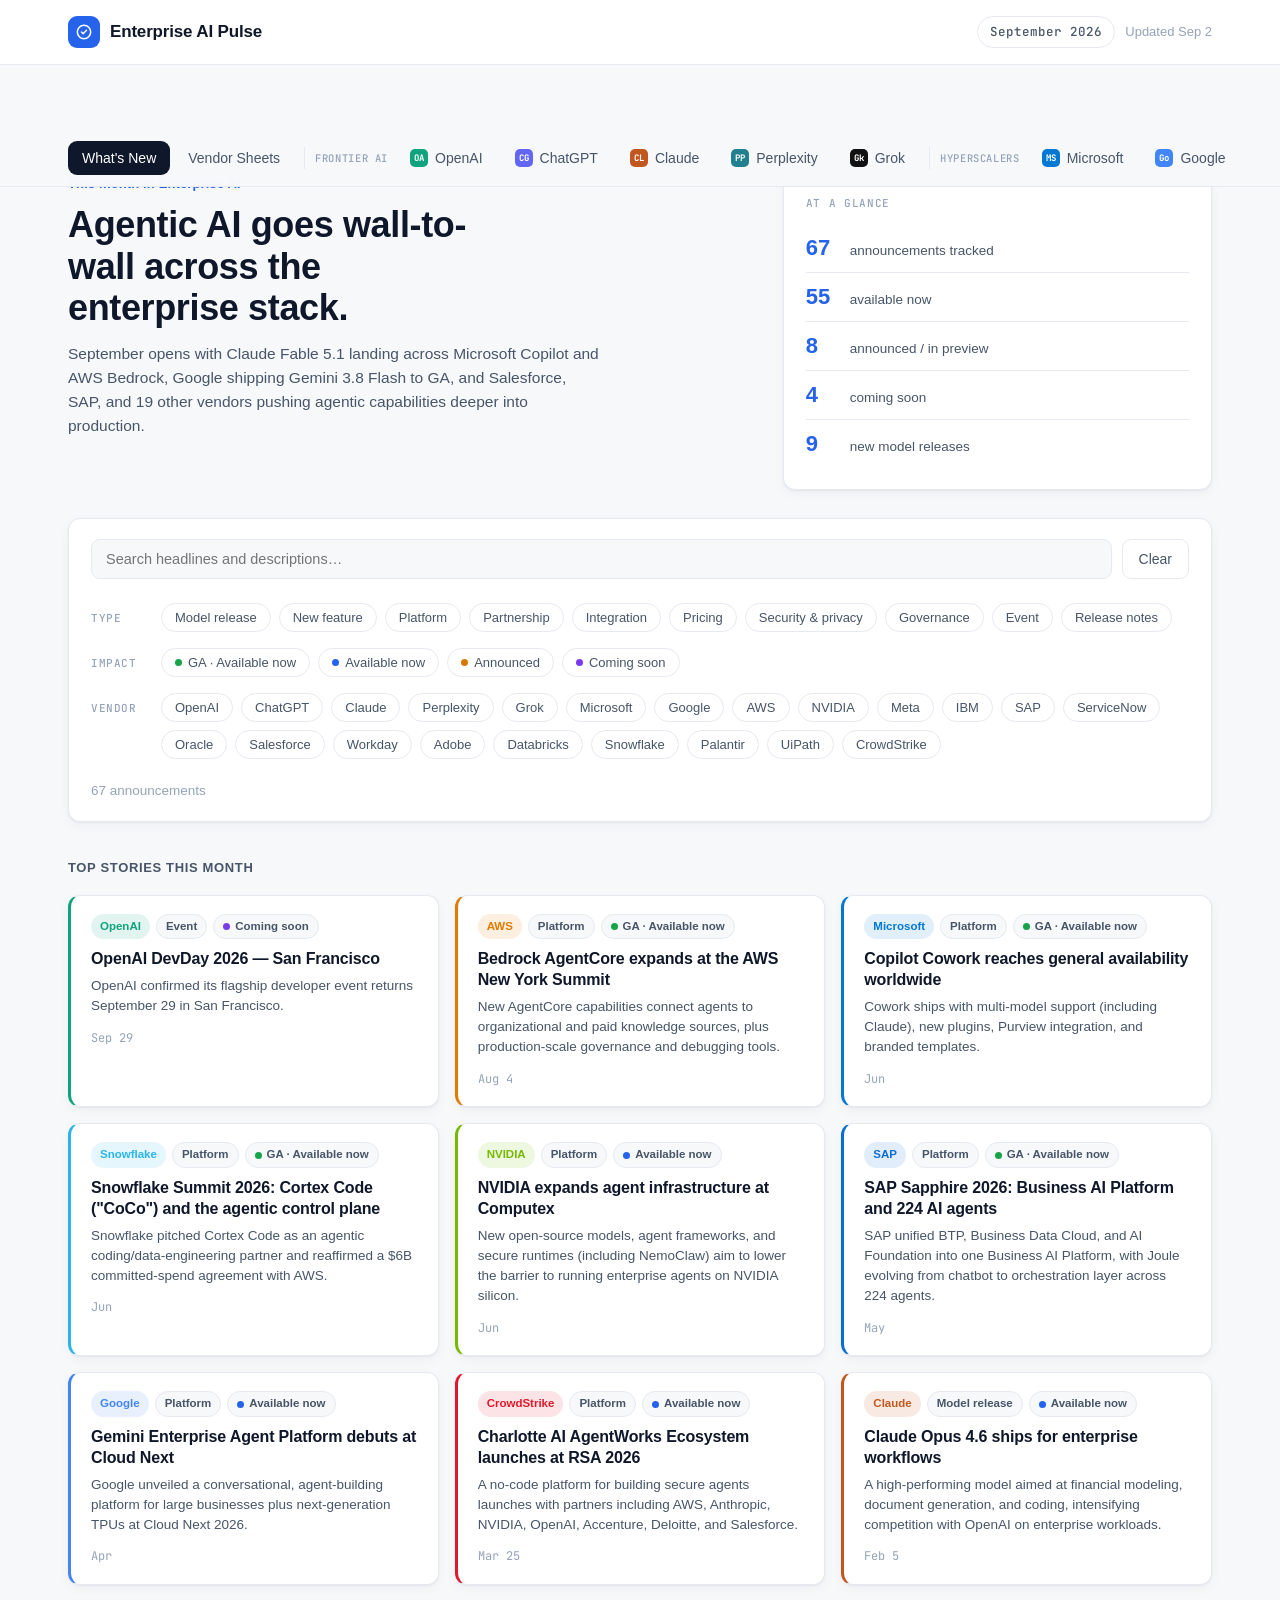
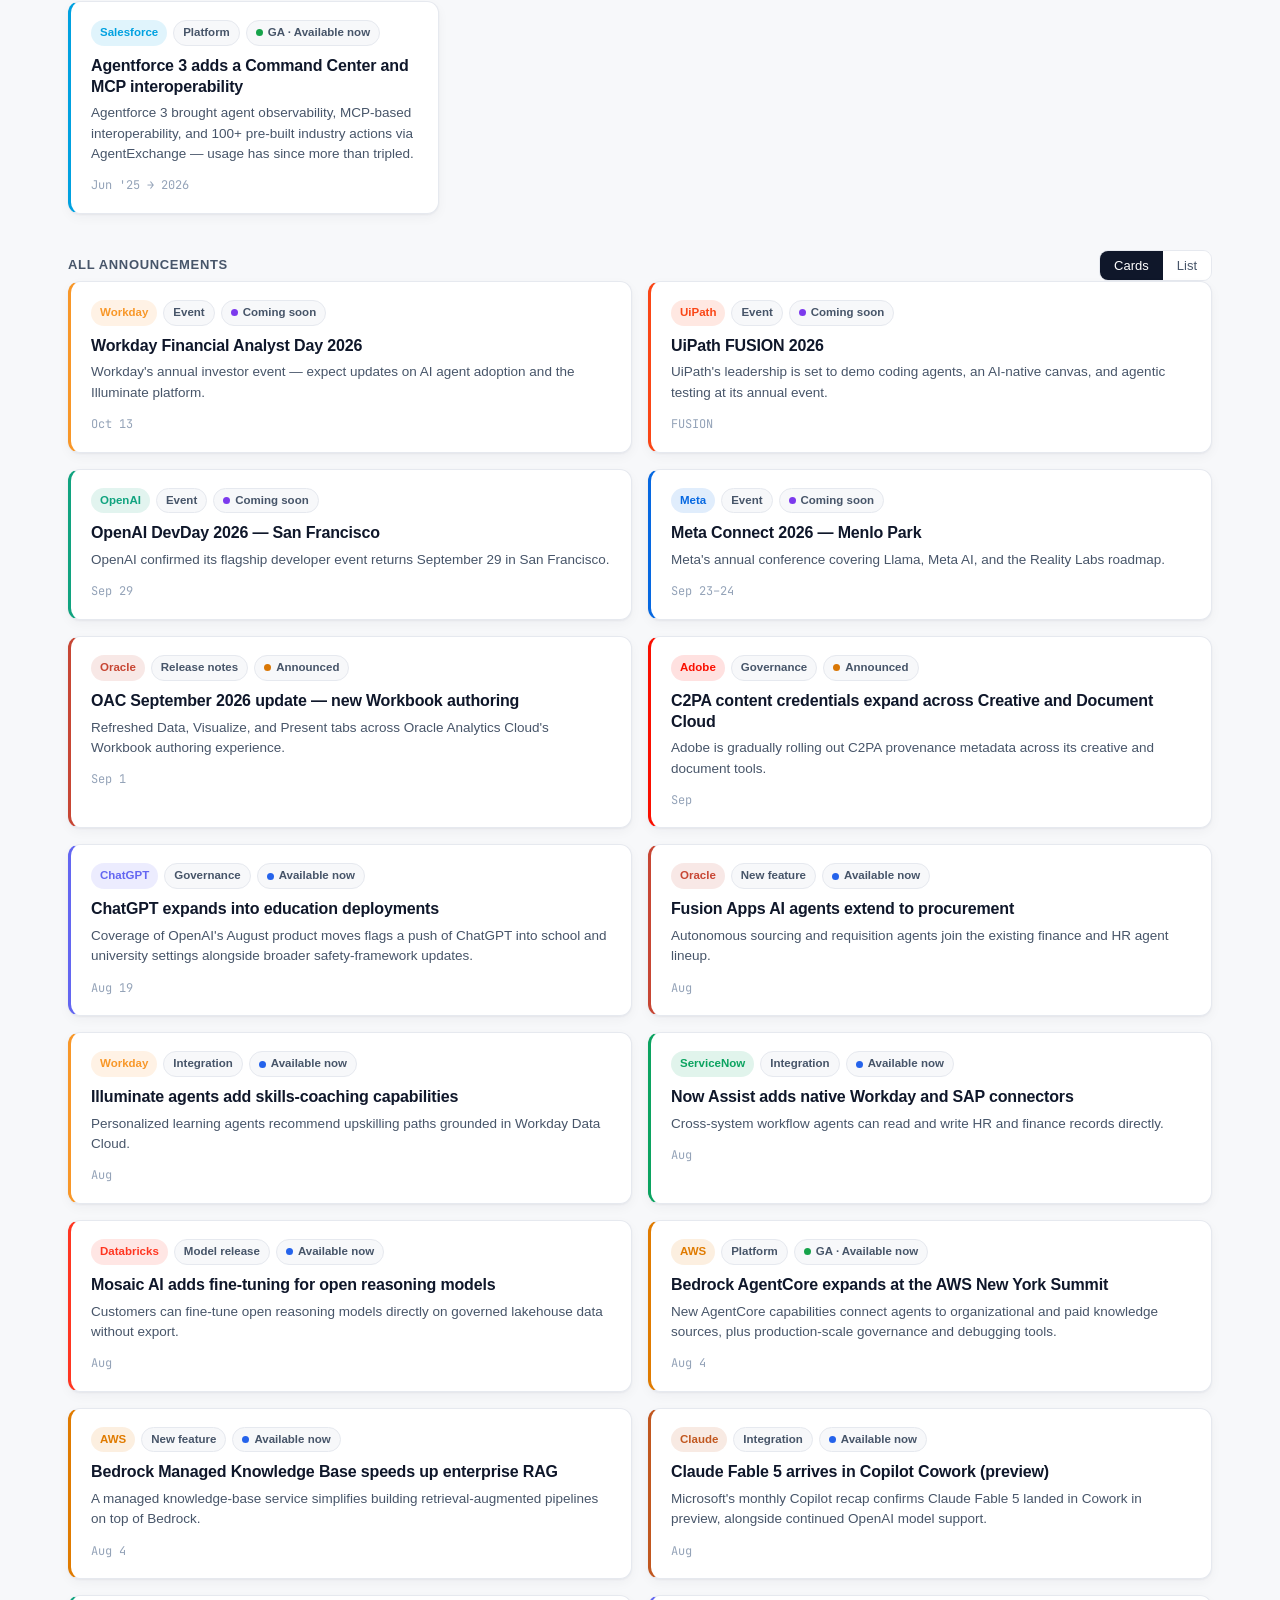
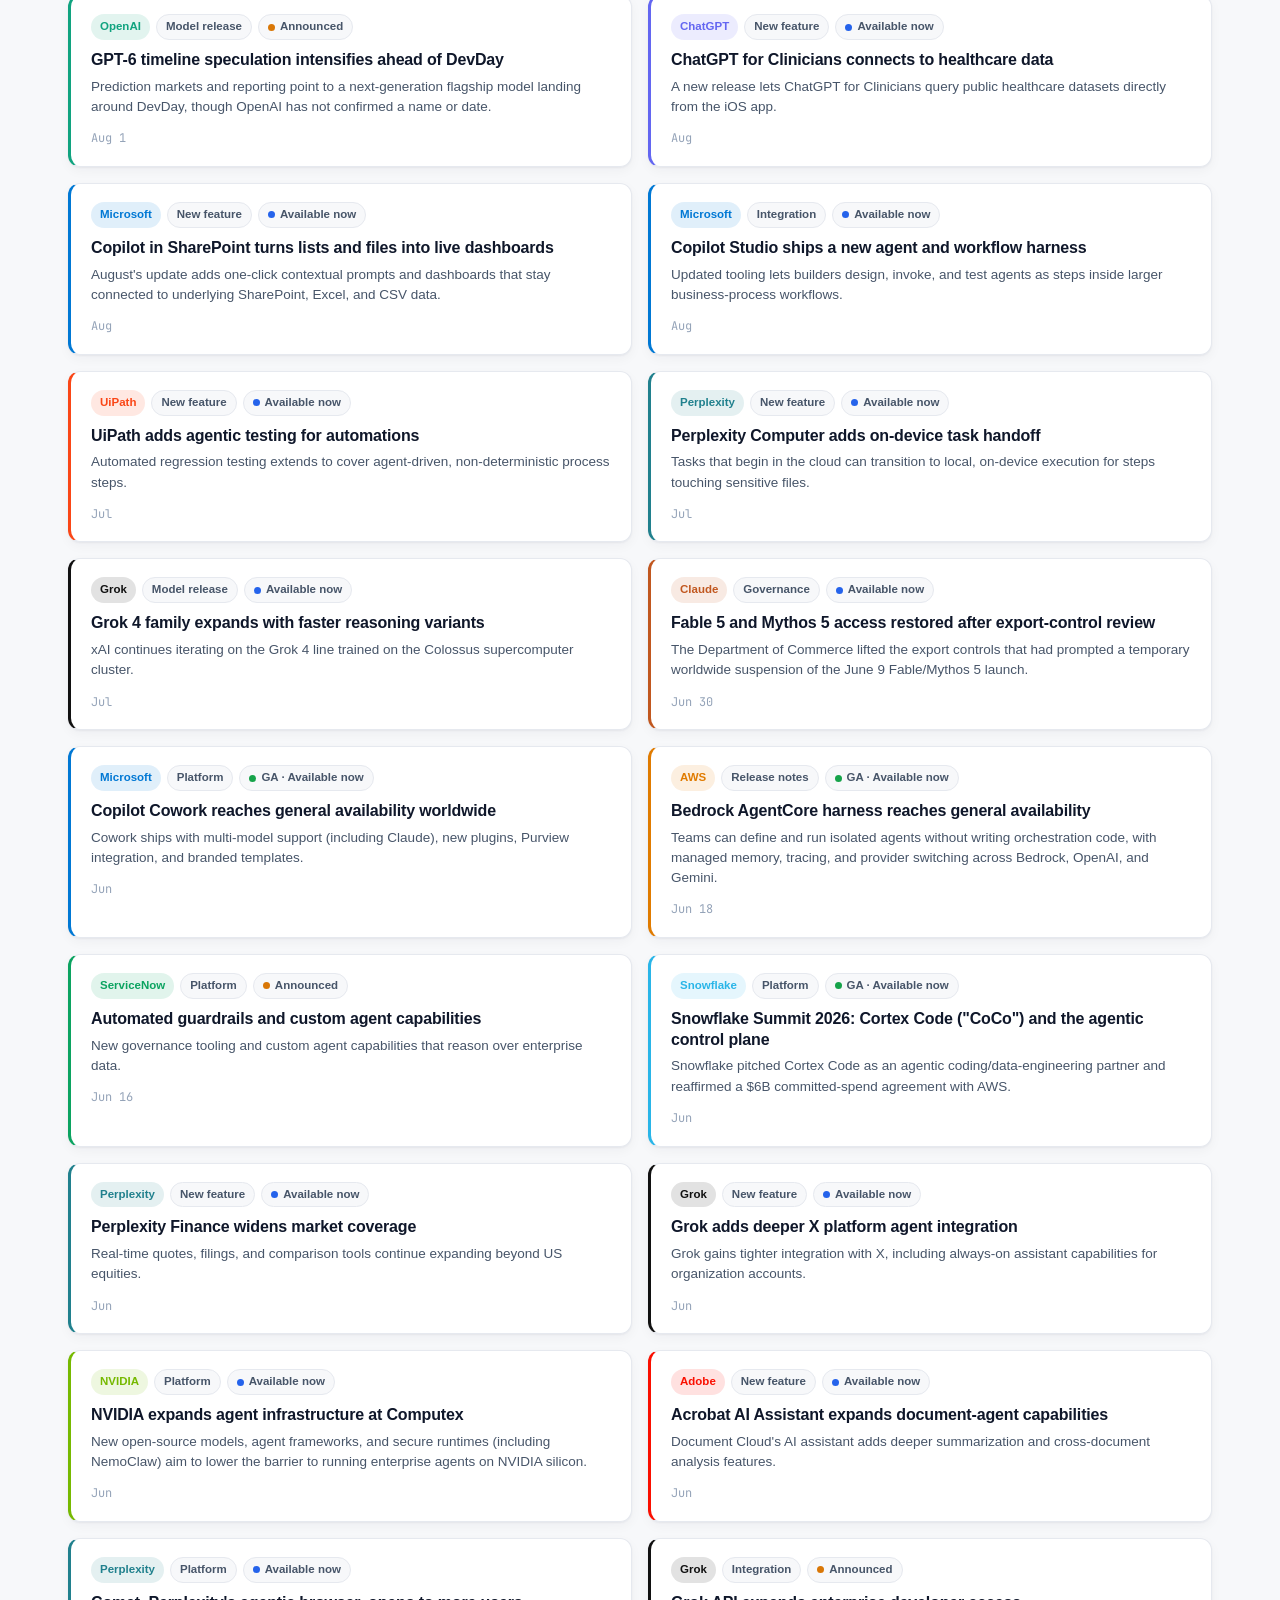
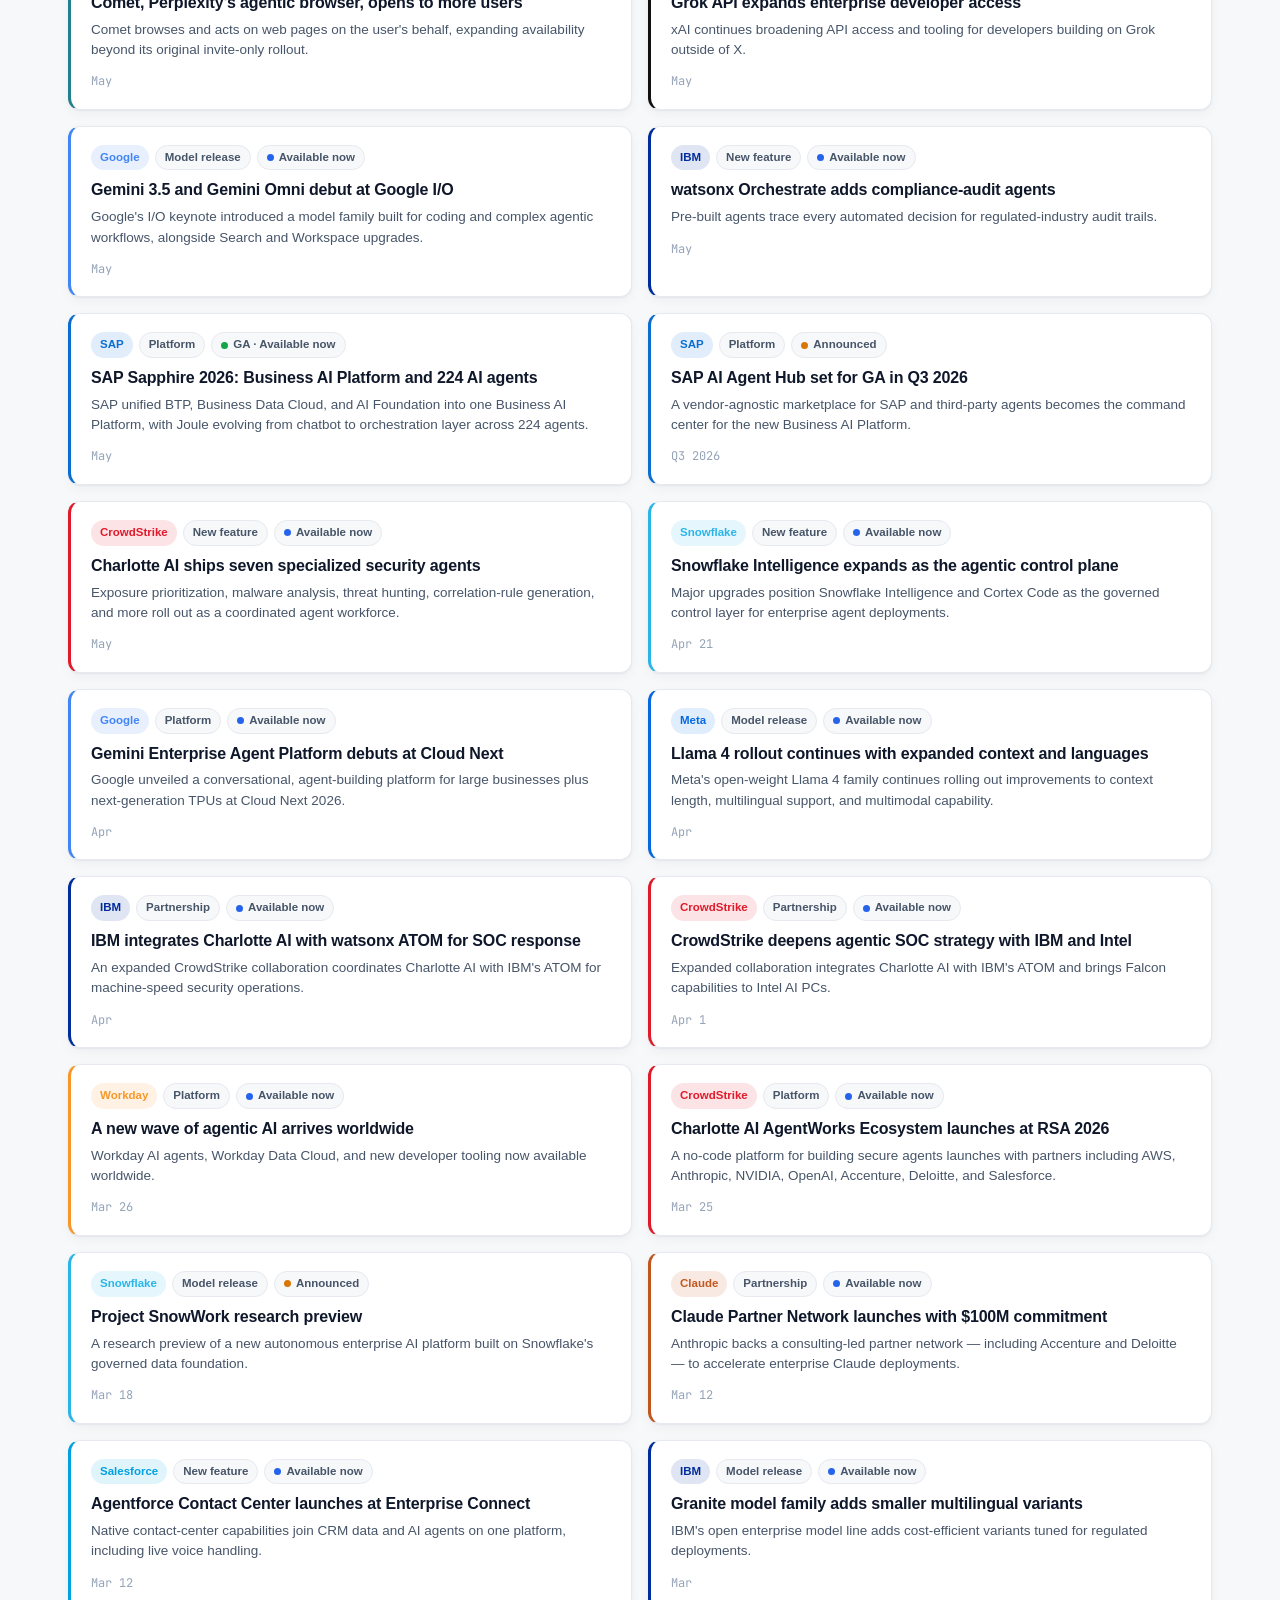
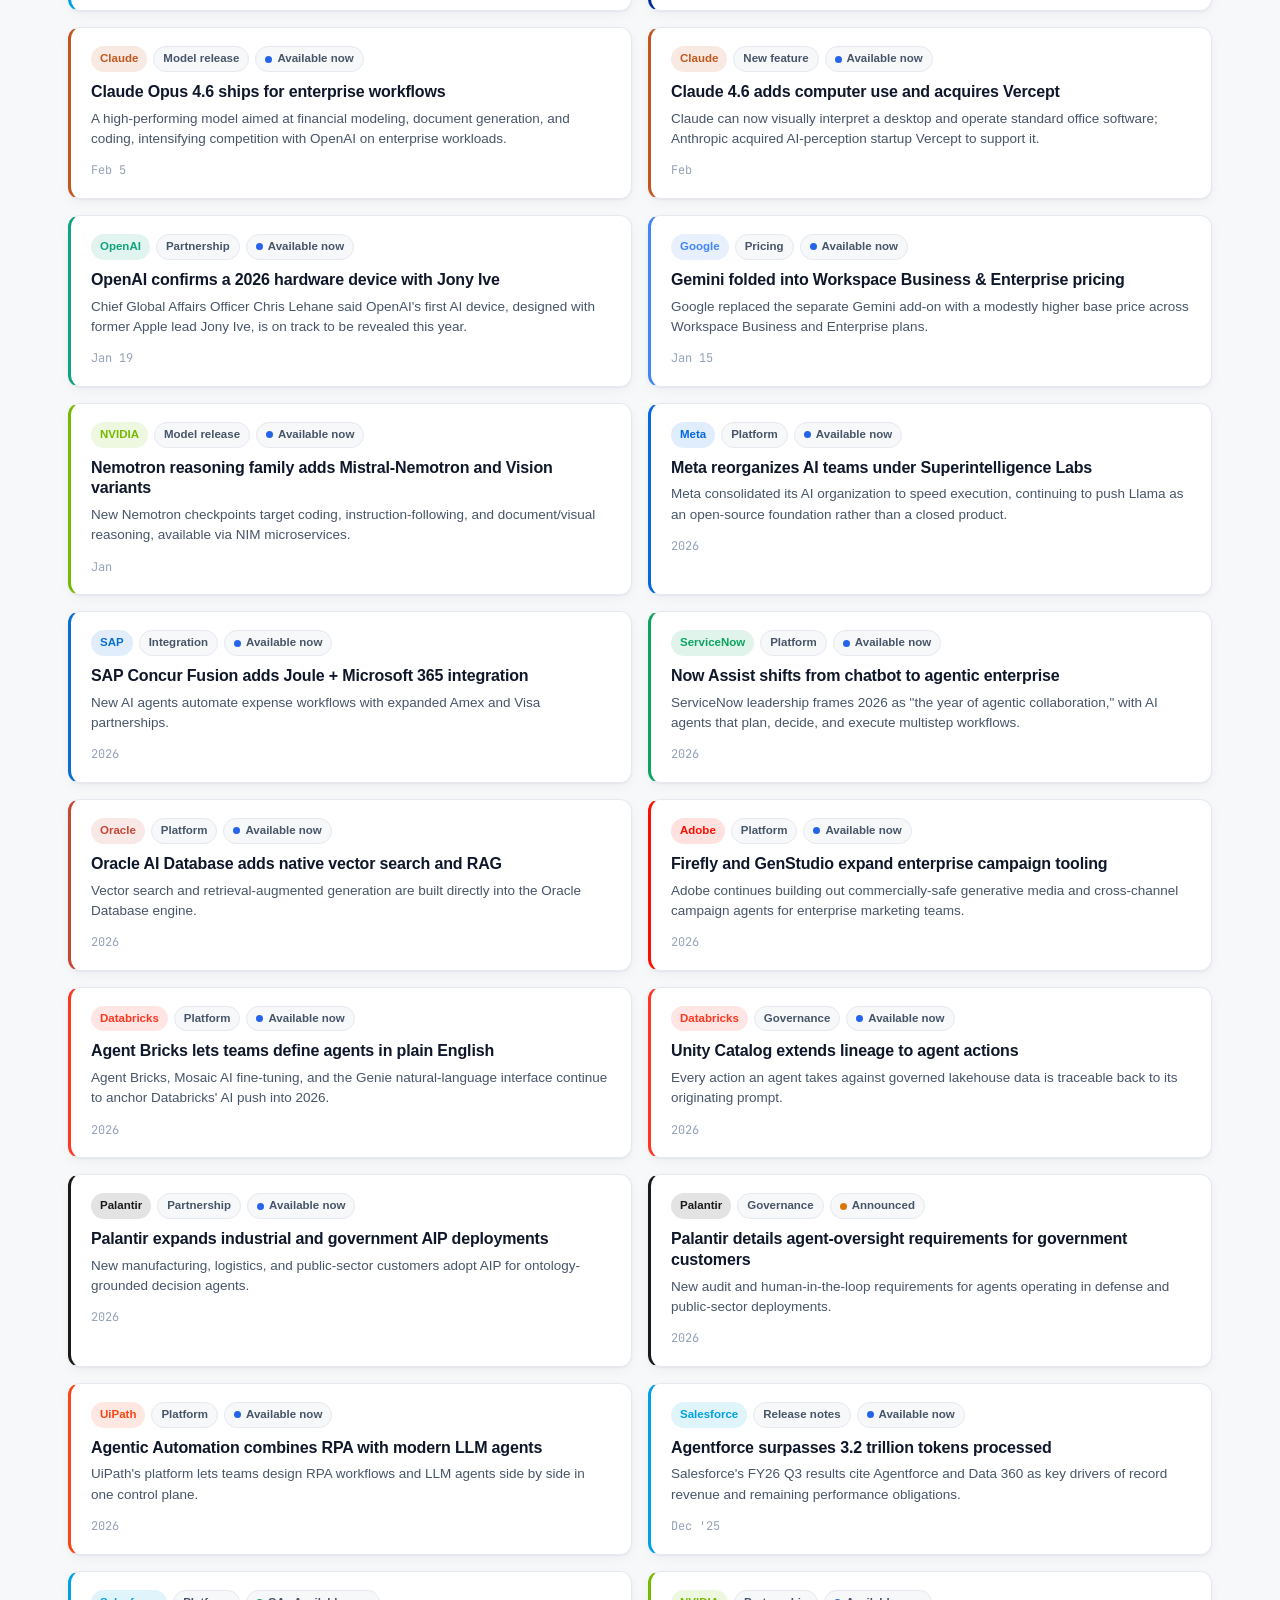
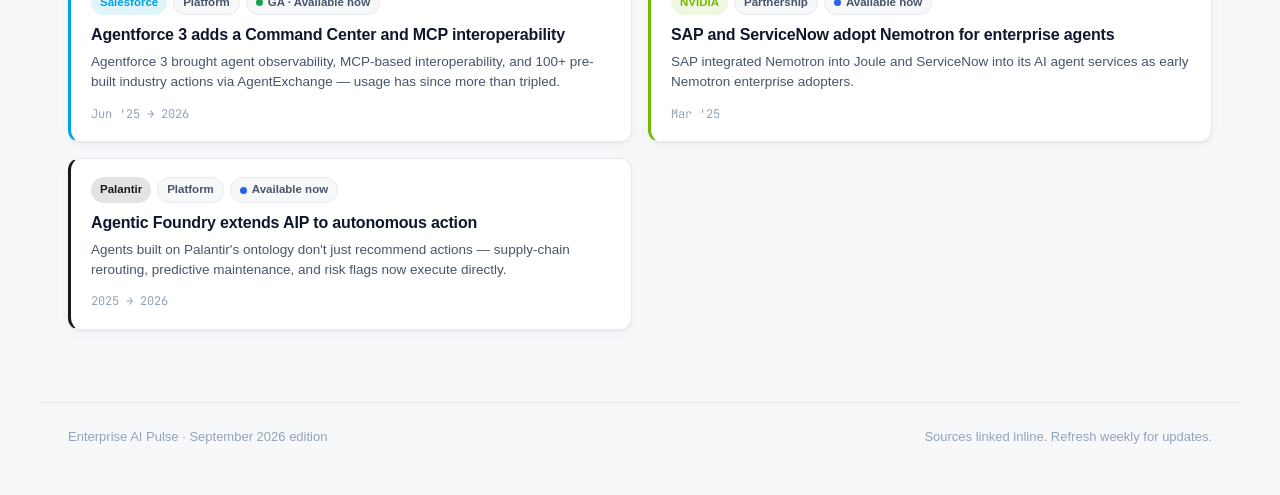
<file: index.html>
<!DOCTYPE html>
<html lang="en">
<head>
<meta charset="UTF-8">
<meta name="viewport" content="width=device-width, initial-scale=1.0">
<title>Enterprise AI Pulse — September 2026</title>
<link rel="preconnect" href="https://cdn.fontshare.com">
<link href="https://api.fontshare.com/v2/css?f[]=satoshi@400,500,600,700,900&display=swap" rel="stylesheet">
<link href="https://fonts.googleapis.com/css2?family=JetBrains+Mono:wght@400;500;600&display=swap" rel="stylesheet">
<link rel="stylesheet" href="styles.css">
</head>
<body>

<header class="topbar">
  <div class="topbar-inner">
    <a class="brand" data-goto="home">
      <span class="brand-mark">
        <svg viewBox="0 0 24 24" width="20" height="20"><path d="M4 12a8 8 0 1116 0 8 8 0 01-16 0z" fill="none" stroke="currentColor" stroke-width="1.8"/><path d="M9 12l2 2 4-4" fill="none" stroke="currentColor" stroke-width="1.8" stroke-linecap="round" stroke-linejoin="round"/></svg>
      </span>
      <span class="brand-name">Enterprise AI Pulse</span>
    </a>
    <div class="topbar-meta">
      <span class="pill-date">September 2026</span>
      <span class="topbar-updated">Updated Sep 2</span>
    </div>
  </div>
</header>

<nav class="tabsbar">
  <div class="tabsbar-inner" id="tabs"></div>
</nav>

<main class="container" id="panels"></main>

<footer class="site-footer">
  <span>Enterprise AI Pulse · September 2026 edition</span>
  <span>Sources linked inline. Refresh weekly for updates.</span>
</footer>

<script src="data.js"></script>
<script src="onesheets.js"></script>
<script src="app.js"></script>
</body>
</html>
</file>
<file: styles.css>
/* Enterprise AI Pulse — styles.css */

:root {
  --bg: #F7F8FA;
  --surface: #FFFFFF;
  --ink: #0F172A;
  --ink-soft: #475569;
  --ink-faint: #94A3B8;
  --line: #E6E9EF;
  --accent: #2563EB;
  --accent-tint: rgba(37, 99, 235, 0.08);
  --radius: 12px;
  --shadow-sm: 0 1px 2px rgba(15, 23, 42, 0.05);
  --shadow-md: 0 4px 12px rgba(15, 23, 42, 0.04);
  --font-ui: "Satoshi", -apple-system, BlinkMacSystemFont, "Segoe UI", sans-serif;
  --font-mono: "JetBrains Mono", ui-monospace, SFMono-Regular, monospace;
}

* { box-sizing: border-box; }
html { scroll-behavior: smooth; }
body {
  margin: 0;
  background: var(--bg);
  color: var(--ink);
  font-family: var(--font-ui);
  font-size: 15px;
  line-height: 1.55;
  -webkit-font-smoothing: antialiased;
}

h1, h2, h3 { margin: 0; font-weight: 700; letter-spacing: -0.01em; }
p { margin: 0; }
button { font-family: inherit; cursor: pointer; }
a { text-decoration: none; color: inherit; }

@media (prefers-reduced-motion: reduce) {
  * { animation: none !important; transition: none !important; }
}

/* ---------- accessibility ---------- */
.skip-link {
  position: absolute; top: -48px; left: 12px; z-index: 100;
  background: var(--ink); color: #fff; padding: 10px 16px;
  border-radius: 8px; font-size: 13.5px; font-weight: 600;
  transition: top 0.15s;
}
.skip-link:focus { top: 12px; }

:focus-visible {
  outline: 2px solid var(--accent); outline-offset: 2px; border-radius: 4px;
}
.chip:focus-visible, .tab-btn:focus-visible, .view-btn:focus-visible { outline-offset: 1px; }

/* ---------- back to top ---------- */
.to-top-btn {
  position: fixed; right: 22px; bottom: 22px; z-index: 45;
  width: 42px; height: 42px; border-radius: 50%;
  background: var(--ink); color: #fff; border: none;
  display: flex; align-items: center; justify-content: center;
  box-shadow: 0 4px 14px rgba(15,23,42,0.22);
  transition: opacity 0.15s, transform 0.15s;
}
.to-top-btn:hover { transform: translateY(-2px); }
.to-top-btn[hidden] { display: none; }

/* ---------- topbar ---------- */
.topbar {
  position: sticky; top: 0; z-index: 40;
  background: rgba(255,255,255,0.97);
  backdrop-filter: blur(10px);
  -webkit-backdrop-filter: blur(10px);
  border-bottom: 1px solid var(--line);
}
.topbar-inner {
  max-width: 1200px; margin: 0 auto;
  display: flex; align-items: center; justify-content: space-between;
  padding: 16px 28px;
}
.brand { display: flex; align-items: center; gap: 10px; }
.brand-mark {
  width: 32px; height: 32px; border-radius: 9px;
  background: var(--accent); color: #fff;
  display: flex; align-items: center; justify-content: center;
}
.brand-name { font-weight: 700; font-size: 17px; letter-spacing: -0.01em; }
.topbar-meta { display: flex; align-items: center; gap: 10px; }
.pill-date {
  font-family: var(--font-mono); font-size: 12.5px; font-weight: 500;
  border: 1px solid var(--line); border-radius: 999px; padding: 5px 12px;
  color: var(--ink-soft);
}
.topbar-updated { font-size: 13px; color: var(--ink-faint); }

/* ---------- tabs ---------- */
.tabsbar {
  position: sticky; top: var(--topbar-h, 65px); z-index: 39;
  background: rgba(247,248,250,0.97);
  backdrop-filter: blur(10px);
  -webkit-backdrop-filter: blur(10px);
  border-bottom: 1px solid var(--line);
  position: relative;
}
.tabsbar-inner {
  max-width: 1200px; margin: 0 auto;
  display: flex; align-items: center; gap: 4px;
  padding: 10px 28px;
  overflow-x: auto;
  scrollbar-width: none;
}
.tabsbar-inner::-webkit-scrollbar { display: none; }
.tabsbar-fade {
  position: absolute; top: 0; right: 0; bottom: 0; width: 56px;
  background: linear-gradient(to right, rgba(247,248,250,0), rgba(247,248,250,0.95));
  pointer-events: none; opacity: 1; transition: opacity 0.2s;
}
.tabsbar-fade.fade-hidden { opacity: 0; }

.tab-btn {
  border: none; background: transparent; color: var(--ink-soft);
  font-size: 14px; font-weight: 500; white-space: nowrap;
  padding: 9px 14px; border-radius: 9px;
  display: flex; align-items: center; gap: 7px;
  transition: background 0.15s, color 0.15s;
}
.tab-btn:hover { background: rgba(15,23,42,0.04); }
.tab-active { background: var(--ink); color: #fff; }
.tab-active:hover { background: var(--ink); }

.tab-mark {
  width: 18px; height: 18px; border-radius: 5px; color: #fff;
  font-family: var(--font-mono); font-size: 9px; font-weight: 700;
  display: flex; align-items: center; justify-content: center;
  flex-shrink: 0;
}
.tab-divider { width: 1px; height: 22px; background: var(--line); margin: 0 6px; flex-shrink: 0; }
.tab-section-label {
  font-family: var(--font-mono); font-size: 10.5px; font-weight: 500;
  text-transform: uppercase; letter-spacing: 0.06em; color: var(--ink-faint);
  white-space: nowrap; margin-right: 4px;
}

/* ---------- layout ---------- */
.container { max-width: 1200px; margin: 0 auto; padding: 52px 28px 72px; }
.panel { display: none; }
.panel-active { display: block; }

.eyebrow {
  color: var(--accent); font-size: 13px; font-weight: 600;
  letter-spacing: 0.01em; margin-bottom: 10px;
}
.section-label {
  font-size: 13px; font-weight: 600; color: var(--ink-soft);
  text-transform: uppercase; letter-spacing: 0.05em;
  margin: 36px 0 16px;
}

/* ---------- hero ---------- */
.hero {
  display: grid; grid-template-columns: 1.6fr 1fr; gap: 28px;
  margin-bottom: 28px;
}
.hero h1 { font-size: 36px; line-height: 1.15; margin-bottom: 14px; max-width: 21ch; }
.hero-summary { color: var(--ink-soft); font-size: 15.5px; max-width: 62ch; }

.kpi-card {
  background: var(--surface); border-radius: var(--radius);
  border: 1px solid var(--line); box-shadow: var(--shadow-sm), var(--shadow-md);
  padding: 20px 22px;
}
.kpi-card-label {
  font-family: var(--font-mono); font-size: 11px; font-weight: 500;
  text-transform: uppercase; letter-spacing: 0.06em; color: var(--ink-faint);
  margin-bottom: 12px;
}
.kpi-row {
  display: flex; align-items: baseline; gap: 10px;
  padding: 7px 0; border-top: 1px solid var(--line);
}
.kpi-row:first-of-type { border-top: none; }
.kpi-num { font-size: 22px; font-weight: 800; color: var(--accent); min-width: 34px; }
.kpi-label { color: var(--ink-soft); font-size: 13.5px; }

/* ---------- filter card ---------- */
.filter-card {
  background: var(--surface); border: 1px solid var(--line); border-radius: var(--radius);
  box-shadow: var(--shadow-sm), var(--shadow-md);
  padding: 20px 22px; margin: 28px 0 8px;
}
.search-row { display: flex; gap: 10px; margin-bottom: 16px; }
.search-input {
  flex: 1; border: 1px solid var(--line); border-radius: 9px;
  padding: 11px 14px; font-size: 14.5px; font-family: inherit;
  background: var(--bg);
}
.search-input:focus { outline: 2px solid var(--accent); outline-offset: 1px; }
.clear-btn {
  border: 1px solid var(--line); background: var(--surface);
  border-radius: 9px; padding: 0 16px; font-size: 14px; font-weight: 500; color: var(--ink-soft);
}
.clear-btn:hover { background: var(--bg); }

.chip-row { display: flex; gap: 14px; padding: 8px 0; align-items: flex-start; }
.chip-label {
  font-family: var(--font-mono); font-size: 11px; font-weight: 500;
  text-transform: uppercase; letter-spacing: 0.05em; color: var(--ink-faint);
  padding-top: 7px; width: 56px; flex-shrink: 0;
}
.chip-wrap { display: flex; flex-wrap: wrap; gap: 8px; }
.chip {
  border: 1px solid var(--line); background: var(--surface);
  border-radius: 999px; padding: 6px 13px; font-size: 13px; color: var(--ink-soft);
  display: flex; align-items: center; gap: 6px;
  transition: border-color 0.15s, color 0.15s, background 0.15s;
}
.chip:hover { border-color: var(--accent); }
.chip-active { background: var(--accent); border-color: var(--accent); color: #fff; }
.dot { width: 7px; height: 7px; border-radius: 50%; display: inline-block; flex-shrink: 0; }

.result-count { margin-top: 14px; font-size: 13.5px; color: var(--ink-faint); }

/* ---------- grids ---------- */
.grid-3 { display: grid; grid-template-columns: repeat(3, 1fr); gap: 16px; }
.grid-2 { display: grid; grid-template-columns: repeat(2, 1fr); gap: 16px; }

/* ---------- news card ---------- */
.news-card {
  display: block; background: var(--surface); border: 1px solid var(--line);
  border-left: 3px solid var(--accent);
  border-radius: var(--radius); box-shadow: var(--shadow-sm), var(--shadow-md);
  padding: 18px 20px; transition: transform 0.15s, box-shadow 0.15s;
}
.news-card:hover { transform: translateY(-1px); box-shadow: 0 2px 4px rgba(15,23,42,0.06), 0 8px 20px rgba(15,23,42,0.06); }
.news-card-tags { display: flex; flex-wrap: wrap; gap: 6px; margin-bottom: 10px; }
.news-card-title { font-size: 16px; font-weight: 700; line-height: 1.3; margin-bottom: 6px; }
.news-card-blurb { font-size: 13.5px; color: var(--ink-soft); line-height: 1.5; }
.news-card-date { font-family: var(--font-mono); font-size: 12px; color: var(--ink-faint); margin-top: 12px; }

/* ---------- news row (list view + vendor stream) ---------- */
.list-view { display: flex; flex-direction: column; gap: 1px; background: var(--line); border-radius: var(--radius); overflow: hidden; border: 1px solid var(--line); }
.news-row {
  display: flex; align-items: center; justify-content: space-between; gap: 16px;
  background: var(--surface); padding: 14px 18px;
  border-left: 3px solid var(--accent);
}
.news-row:hover { background: var(--bg); }
.news-row-main { min-width: 0; }
.news-row-tags { display: flex; flex-wrap: wrap; gap: 6px; margin-bottom: 5px; }
.news-row-title { font-size: 14.5px; font-weight: 600; }
.news-row-date { font-family: var(--font-mono); font-size: 12px; color: var(--ink-faint); white-space: nowrap; flex-shrink: 0; }

/* ---------- pills ---------- */
.pill {
  font-size: 11.5px; font-weight: 600; border-radius: 999px; padding: 3px 9px;
  display: inline-flex; align-items: center; gap: 5px;
}
.pill-vendor { }
.pill-type { background: var(--bg); color: var(--ink-soft); border: 1px solid var(--line); }
.pill-impact { background: var(--bg); color: var(--ink-soft); border: 1px solid var(--line); }

/* ---------- all announcements header ---------- */
.all-header { display: flex; align-items: center; justify-content: space-between; margin-top: 36px; }
.all-header .section-label { margin: 0; }
.view-toggle { display: flex; border: 1px solid var(--line); border-radius: 9px; overflow: hidden; }
.view-btn { border: none; background: var(--surface); padding: 7px 14px; font-size: 13px; color: var(--ink-soft); }
.view-btn.active { background: var(--ink); color: #fff; }
.empty-state { color: var(--ink-faint); padding: 32px 0; text-align: center; }

/* ---------- vendor panel ---------- */
.vendor-header { display: flex; align-items: center; gap: 16px; margin-bottom: 20px; }
.vendor-mark-lg {
  width: 44px; height: 44px; border-radius: 11px; color: #fff;
  font-family: var(--font-mono); font-weight: 700; font-size: 15px;
  display: flex; align-items: center; justify-content: center; flex-shrink: 0;
}
.vendor-header h1 { font-size: 26px; }
.vendor-eyebrow { color: var(--ink-faint); font-size: 13.5px; margin-top: 3px; }
.btn-ghost-sm {
  border: 1px solid var(--line); background: var(--surface); color: var(--accent);
  font-size: 13.5px; font-weight: 600; padding: 8px 14px; border-radius: 9px;
  margin-bottom: 28px;
}
.btn-ghost-sm:hover { background: var(--accent-tint); }
.vendor-stream { display: flex; flex-direction: column; gap: 10px; }
.month-divider {
  font-family: var(--font-mono); font-size: 11px; font-weight: 500;
  text-transform: uppercase; letter-spacing: 0.06em; color: var(--ink-faint);
  margin: 22px 0 4px;
}
.vendor-stream .news-row { border-radius: 10px; border: 1px solid var(--line); border-left: 3px solid var(--accent); }

/* ---------- vendor sheets index ---------- */
.sheet-card {
  background: var(--surface); border: 1px solid var(--line); border-radius: var(--radius);
  box-shadow: var(--shadow-sm), var(--shadow-md); padding: 18px 20px;
  display: flex; flex-direction: column; gap: 12px;
  transition: transform 0.15s, box-shadow 0.15s;
}
.sheet-card:hover { transform: translateY(-1px); box-shadow: 0 2px 4px rgba(15,23,42,0.06), 0 8px 20px rgba(15,23,42,0.06); }
.sheet-card-top { display: flex; align-items: center; gap: 12px; }
.vendor-mark {
  width: 40px; height: 40px; border-radius: 10px; color: #fff;
  font-family: var(--font-mono); font-weight: 700; font-size: 14px;
  display: flex; align-items: center; justify-content: center; flex-shrink: 0;
}
.sheet-card h3 { font-size: 16px; }
.sheet-tier {
  font-family: var(--font-mono); font-size: 10.5px; font-weight: 500;
  text-transform: uppercase; letter-spacing: 0.05em; color: var(--ink-faint); margin-top: 2px;
}
.sheet-positioning { font-size: 13.5px; color: var(--ink-soft); line-height: 1.5; }
.mini-bars { display: flex; flex-direction: column; gap: 6px; }
.mini-bar-row { display: grid; grid-template-columns: 62px 1fr; align-items: center; gap: 8px; }
.mini-bar-label { font-family: var(--font-mono); font-size: 10px; color: var(--ink-faint); }
.mini-bar-track { height: 5px; background: var(--bg); border-radius: 4px; overflow: hidden; }
.mini-bar-fill { height: 100%; background: var(--accent); border-radius: 4px; }
.link-arrow { font-size: 13.5px; font-weight: 600; color: var(--accent); }

/* ---------- individual one-sheet ---------- */
.breadcrumb {
  border: none; background: none; color: var(--accent); font-size: 13.5px; font-weight: 600;
  padding: 0; margin-bottom: 20px;
}
.sheet-header { display: flex; align-items: center; gap: 18px; margin-bottom: 10px; }
.vendor-mark-xl {
  width: 56px; height: 56px; border-radius: 13px; color: #fff;
  font-family: var(--font-mono); font-weight: 700; font-size: 19px;
  display: flex; align-items: center; justify-content: center; flex-shrink: 0;
}
.sheet-header h1 { font-size: 30px; }
.sheet-header-positioning { color: var(--ink-soft); font-size: 15.5px; max-width: 70ch; margin-bottom: 32px; }

.sheet-cols { display: grid; grid-template-columns: 1.3fr 1fr; gap: 32px; margin-bottom: 8px; }
.cap-grid { display: grid; grid-template-columns: 1fr 1fr; gap: 14px; }
.cap-item {
  display: flex; gap: 12px; align-items: flex-start;
  background: var(--surface); border: 1px solid var(--line); border-radius: 10px;
  padding: 14px 16px;
}
.cap-icon { width: 20px; height: 20px; flex-shrink: 0; margin-top: 2px; stroke: var(--accent); fill: none; }
.cap-title { font-size: 13.5px; font-weight: 700; margin-bottom: 3px; }
.cap-note { font-size: 12.5px; color: var(--ink-soft); line-height: 1.4; }

.kpi-meter {
  background: var(--surface); border: 1px solid var(--line); border-radius: 10px;
  padding: 16px 18px; margin-bottom: 14px;
}
.kpi-meter-top { display: flex; align-items: center; justify-content: space-between; margin-bottom: 10px; }
.kpi-meter-title { font-size: 14px; font-weight: 700; }
.kpi-badge { font-size: 11px; font-weight: 700; border-radius: 999px; padding: 4px 10px; }
.kpi-track { height: 7px; background: var(--bg); border-radius: 5px; overflow: hidden; }
.kpi-fill { height: 100%; border-radius: 5px; }
.kpi-axis { display: flex; justify-content: space-between; font-family: var(--font-mono); font-size: 10px; color: var(--ink-faint); margin-top: 4px; }
.kpi-note { font-size: 12.5px; color: var(--ink-soft); font-style: italic; margin-top: 8px; }

.cta-row { display: flex; gap: 12px; margin-top: 32px; }
.btn-primary {
  background: var(--accent); color: #fff; border: none; border-radius: 9px;
  padding: 12px 20px; font-size: 14.5px; font-weight: 600;
}
.btn-primary:hover { background: #1D4ED8; }
.btn-ghost {
  background: var(--surface); color: var(--ink-soft); border: 1px solid var(--line);
  border-radius: 9px; padding: 12px 20px; font-size: 14.5px; font-weight: 600;
}
.btn-ghost:hover { background: var(--bg); }

/* ---------- footer ---------- */
.site-footer {
  max-width: 1200px; margin: 0 auto; padding: 24px 28px 48px;
  display: flex; justify-content: space-between; flex-wrap: wrap; gap: 8px;
  font-size: 13px; color: var(--ink-faint); border-top: 1px solid var(--line);
}

/* ---------- responsive ---------- */
@media (max-width: 900px) {
  .hero { grid-template-columns: 1fr; }
  .grid-3 { grid-template-columns: 1fr 1fr; }
  .sheet-cols { grid-template-columns: 1fr; }
  .cap-grid { grid-template-columns: 1fr; }
}
@media (max-width: 640px) {
  .grid-3, .grid-2 { grid-template-columns: 1fr; }
  .container { padding: 24px 16px 56px; }
  .topbar-inner, .tabsbar-inner { padding-left: 16px; padding-right: 16px; }
  .hero h1 { font-size: 28px; }
  .chip-row { flex-direction: column; }
  .chip-label { width: auto; }
}
</file>
